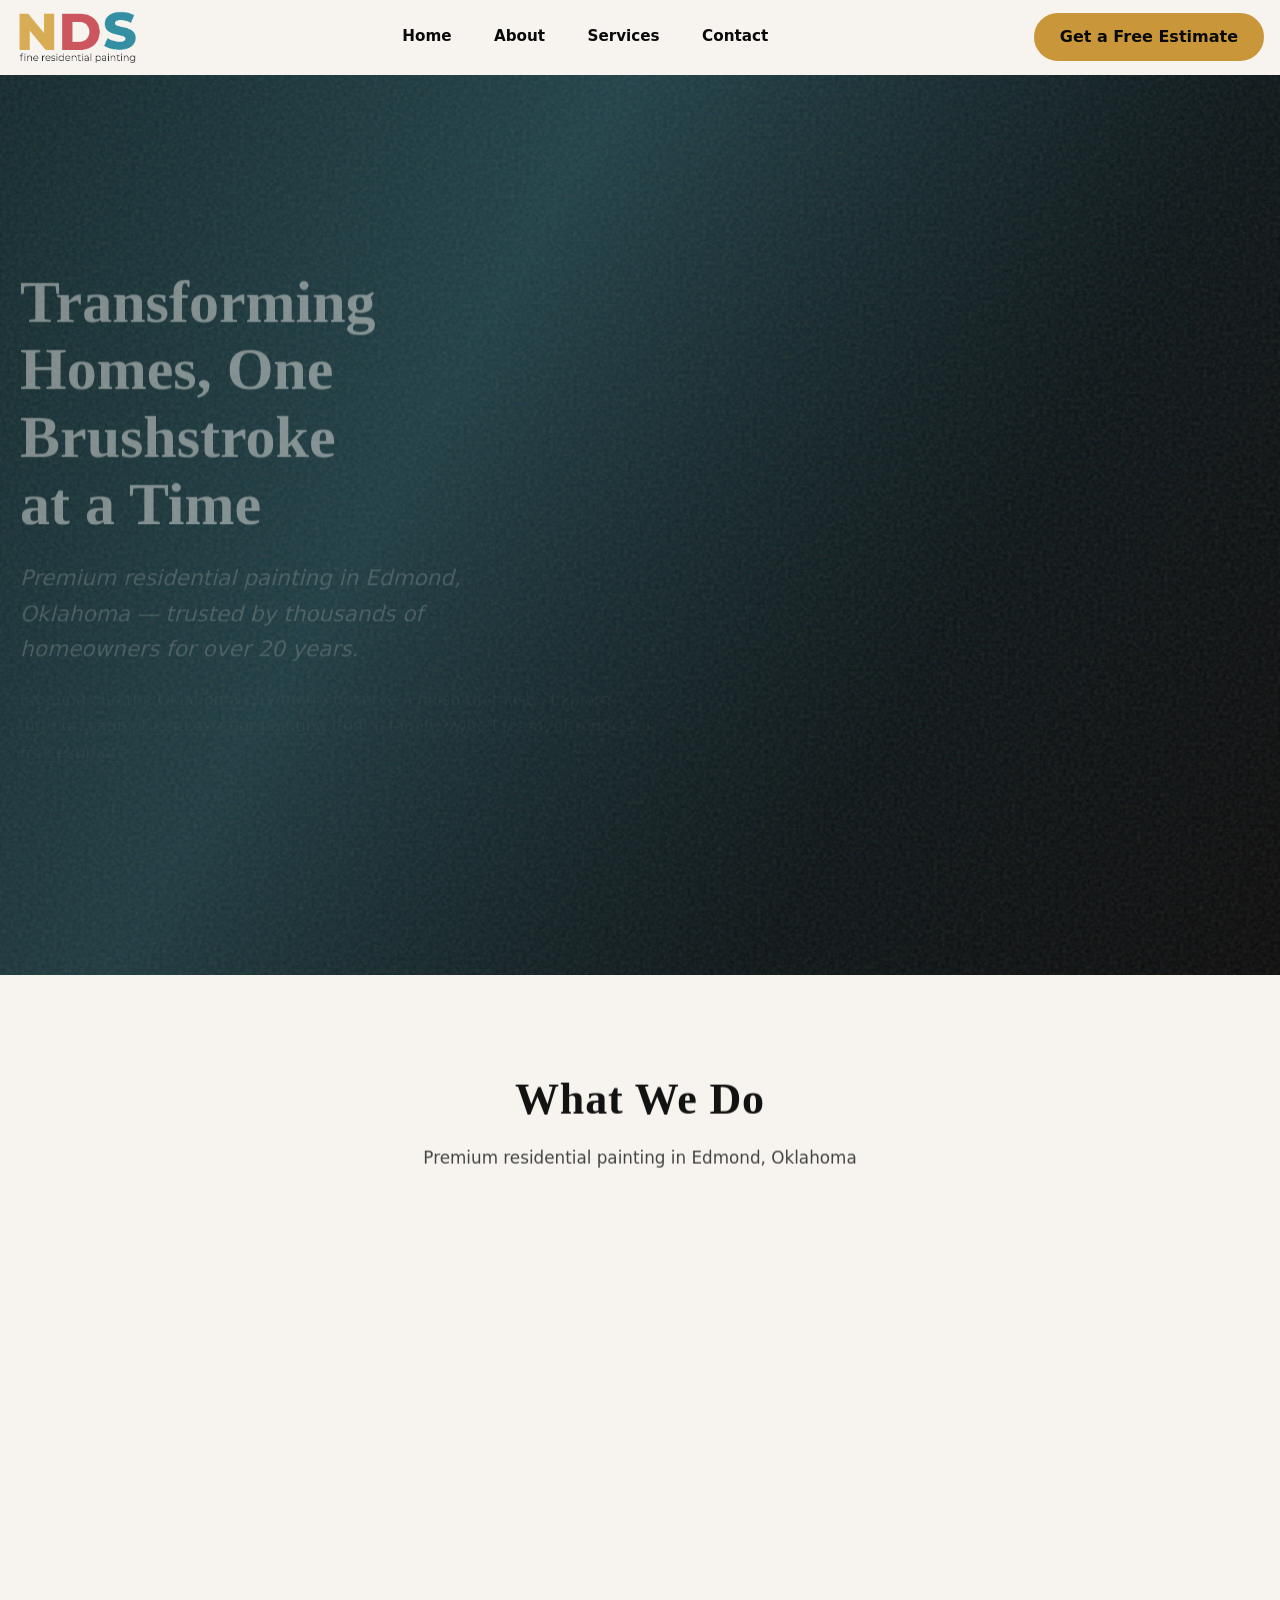
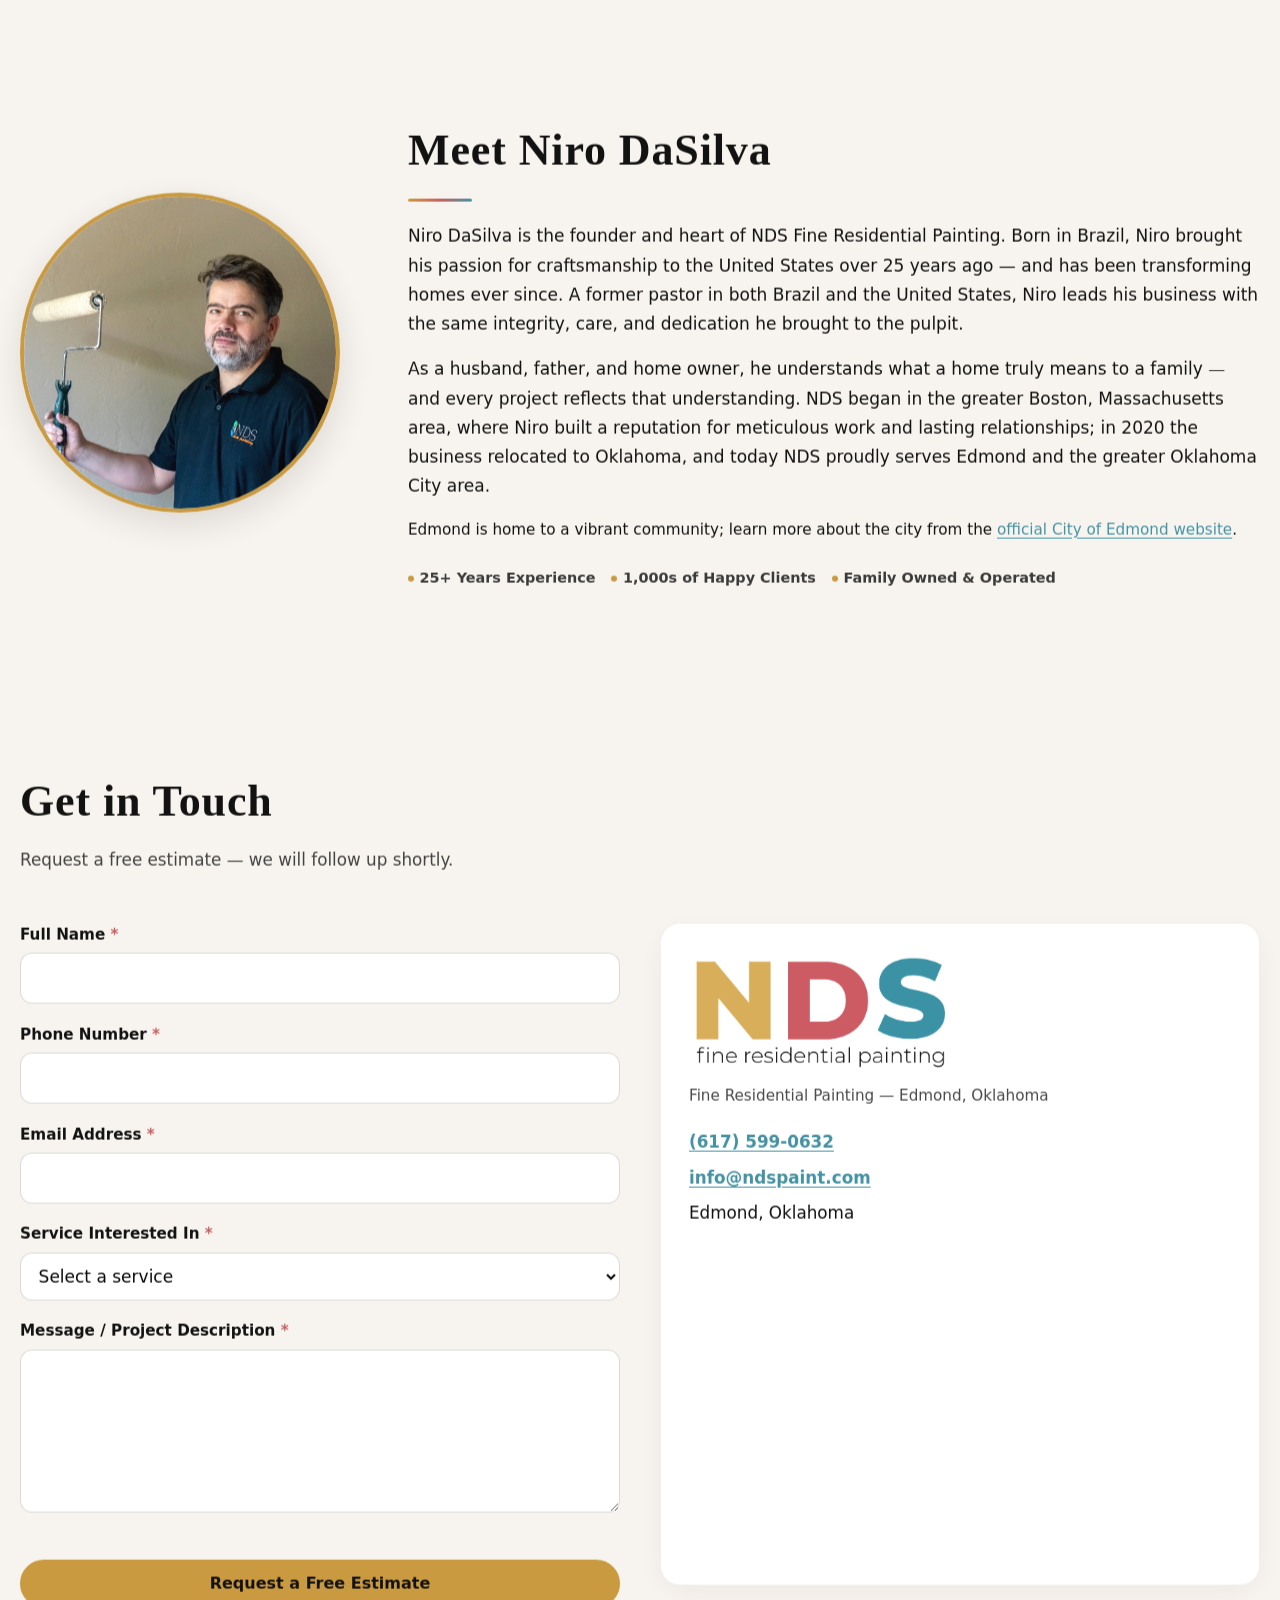
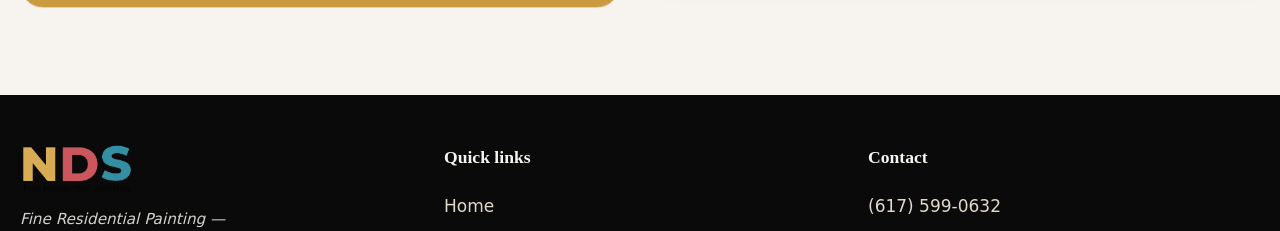
<file: index.html>
<!DOCTYPE html>
<html lang="en">
<head>
  <meta charset="utf-8">
  <meta http-equiv="refresh" content="0; url=site/index.html">
  <meta name="viewport" content="width=device-width, initial-scale=1">
  <title>NDS site — redirect</title>
</head>
<body>
  <p>If you are not redirected, <a href="site/index.html">open the NDS Fine Residential Painting site</a>.</p>
</body>
</html>
</file>
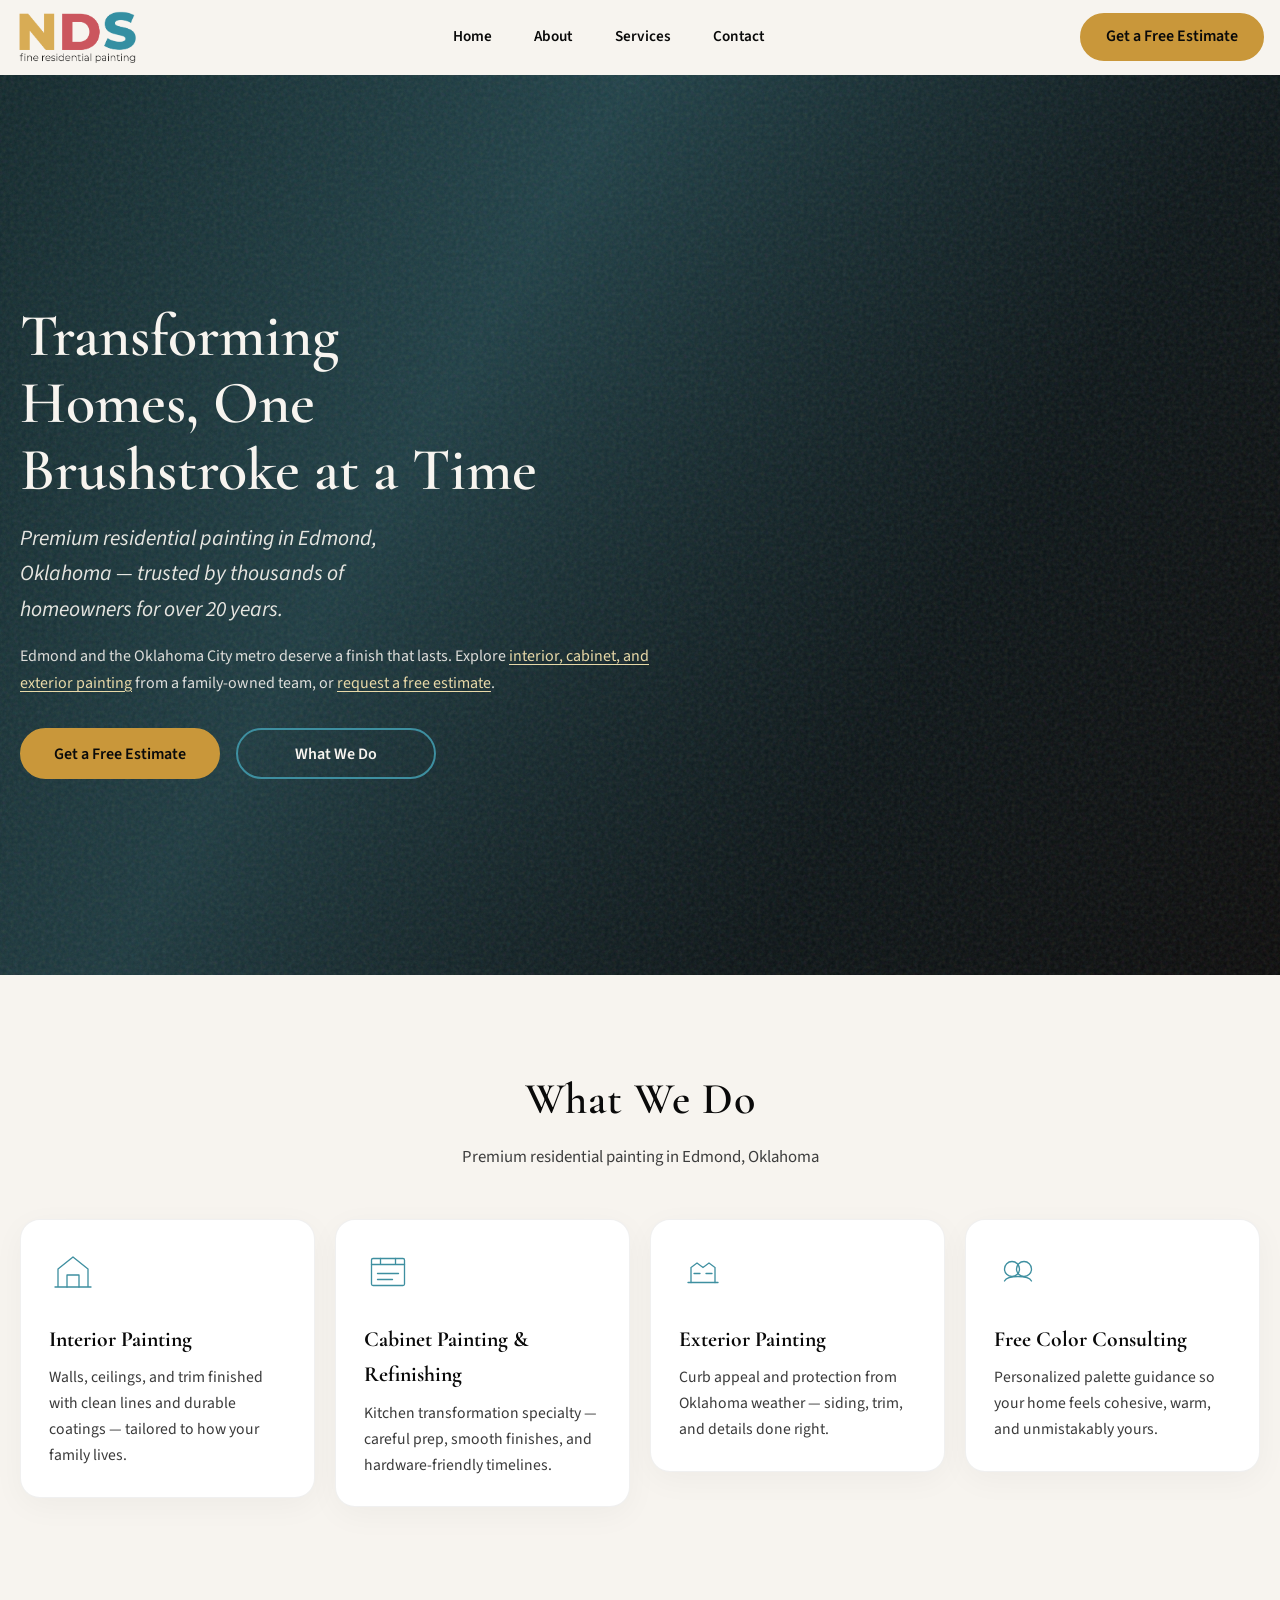
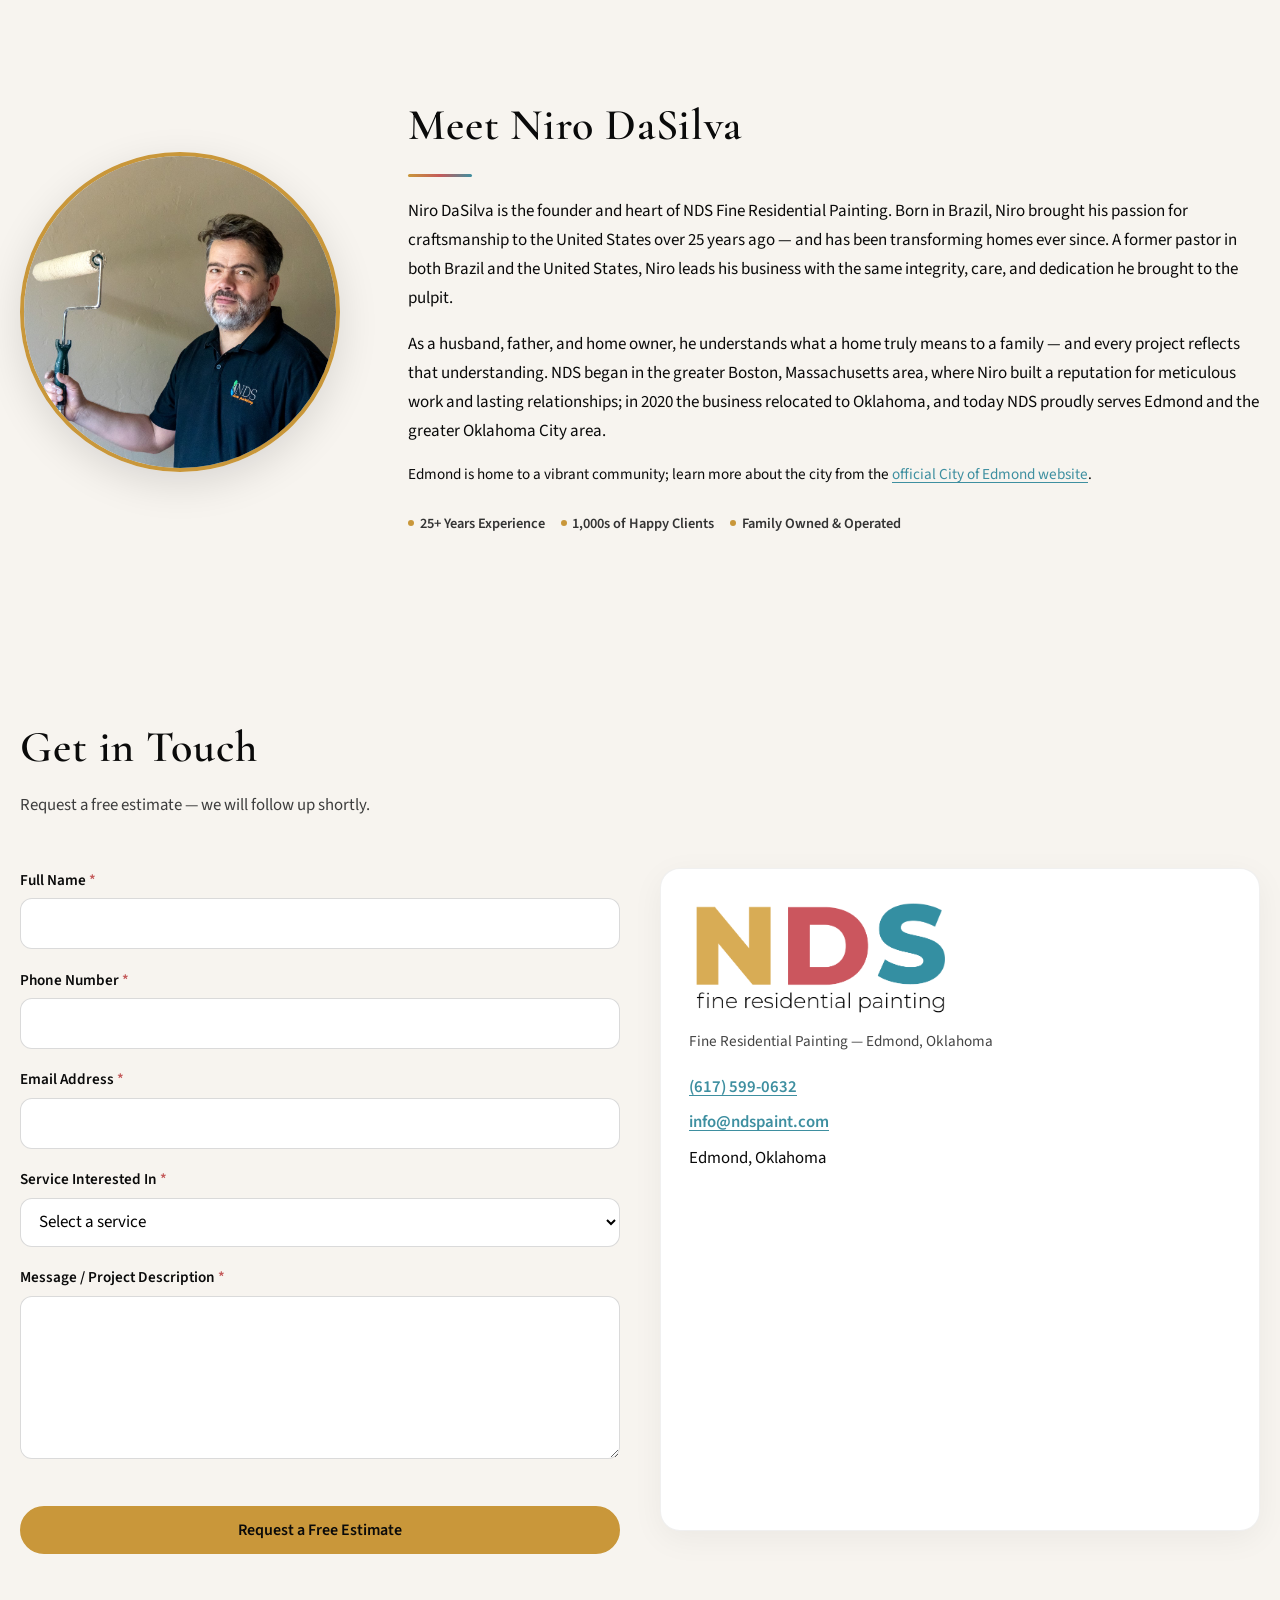
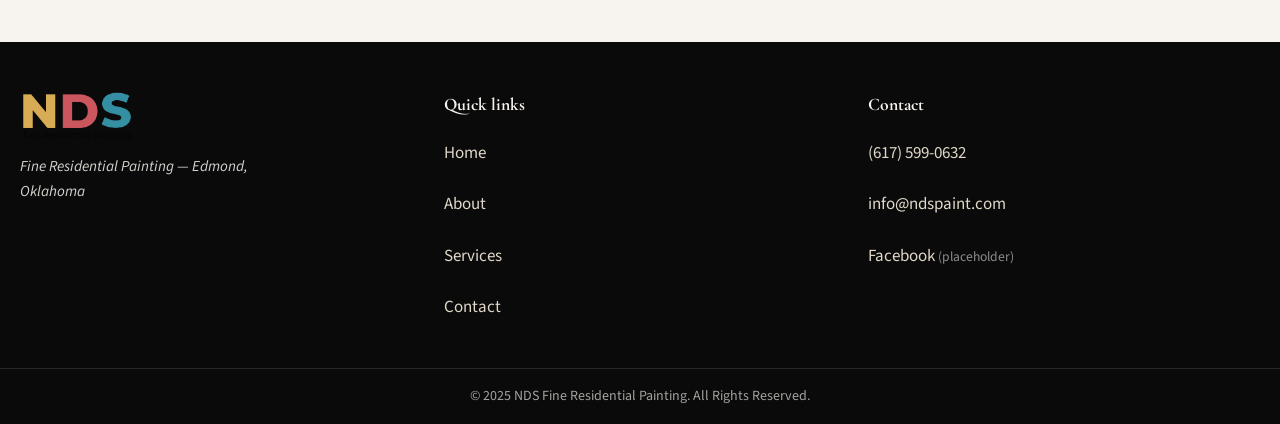
<file: site/index.html>
<!DOCTYPE html>
<html lang="en-US">
<head>
  <meta charset="utf-8">
  <meta name="viewport" content="width=device-width, initial-scale=1">
  <title>NDS Fine Residential Painting | Edmond, Oklahoma | Cabinet &amp; Interior Painting</title>
  <meta name="description" content="NDS Fine Residential Painting offers premium interior, exterior, and cabinet painting in Edmond, Oklahoma. Family owned, 20+ years experience. Free estimates.">
  <link rel="canonical" href="https://ndspaint.com/">
  <meta property="og:type" content="website">
  <meta property="og:url" content="https://ndspaint.com/">
  <meta property="og:title" content="NDS Fine Residential Painting | Edmond, Oklahoma">
  <meta property="og:description" content="Premium interior, exterior, and cabinet painting in Edmond, Oklahoma. Family owned, 20+ years experience. Free estimates.">
  <meta property="og:image" content="https://ndspaint.com/images/logo.png">
  <meta property="og:locale" content="en_US">
  <meta name="twitter:card" content="summary_large_image">
  <meta name="twitter:title" content="NDS Fine Residential Painting | Edmond, Oklahoma">
  <meta name="twitter:description" content="Premium interior, exterior, and cabinet painting in Edmond, Oklahoma. Family owned, 20+ years experience.">
  <meta name="twitter:image" content="https://ndspaint.com/images/logo.png">
  <meta name="theme-color" content="#0A0A0A">
  <link rel="preconnect" href="https://fonts.googleapis.com">
  <link rel="preconnect" href="https://fonts.gstatic.com" crossorigin>
  <link href="https://fonts.googleapis.com/css2?family=Cormorant+Garamond:ital,wght@0,500;0,600;0,700;1,500&family=Source+Sans+3:ital,wght@0,400;0,600;0,700;1,400&display=swap" rel="stylesheet">
  <link rel="stylesheet" href="styles.css">
  <script type="application/ld+json">
  {
    "@context": "https://schema.org",
    "@type": "HousePainter",
    "name": "NDS Fine Residential Painting",
    "description": "Premium residential interior, exterior, and cabinet painting. Founded in the greater Boston, Massachusetts area; relocated to Oklahoma in 2020. Family owned, now serving Edmond and the greater Oklahoma City area.",
    "url": "https://ndspaint.com/",
    "telephone": "+1-617-599-0632",
    "email": "info@ndspaint.com",
    "areaServed": [
      { "@type": "City", "name": "Edmond", "containedInPlace": { "@type": "State", "name": "Oklahoma" } },
      { "@type": "AdministrativeArea", "name": "Oklahoma City metropolitan area" }
    ],
    "address": {
      "@type": "PostalAddress",
      "addressLocality": "Edmond",
      "addressRegion": "OK",
      "addressCountry": "US"
    }
  }
  </script>
</head>
<body>
  <a class="skip-link" href="#main">Skip to main content</a>

  <header class="site-header" id="top">
    <nav class="nav" aria-label="Primary">
      <a class="nav__brand" href="#home">
        <img class="nav__logo" src="images/logo.png" width="420" height="195" alt="NDS Fine Residential Painting">
      </a>
      <ul class="nav__menu" id="navMenu">
        <li class="nav__menu-header">
          <span class="nav__menu-title" id="navMenuTitle">Menu</span>
          <button type="button" class="nav__menu-close" aria-label="Close menu">&times;</button>
        </li>
        <li><a class="nav__link" href="#home">Home</a></li>
        <li><a class="nav__link" href="#about">About</a></li>
        <li><a class="nav__link" href="#services">Services</a></li>
        <li><a class="nav__link" href="#contact">Contact</a></li>
        <li class="nav__menu-cta"><a class="btn btn--primary btn--small" href="#contact">Get a Free Estimate</a></li>
      </ul>
      <div class="nav__spacer" aria-hidden="true"></div>
      <div class="nav__backdrop" id="navBackdrop" hidden></div>
      <div class="nav__end">
        <button type="button" class="nav__toggle" id="navToggle" aria-expanded="false" aria-controls="navMenu" aria-label="Open menu">
          <span class="nav__toggle-bar" aria-hidden="true"></span>
          <span class="nav__toggle-bar" aria-hidden="true"></span>
          <span class="nav__toggle-bar" aria-hidden="true"></span>
        </button>
        <a class="btn btn--primary nav__cta" href="#contact" aria-label="Get a Free Estimate">
          <span class="nav__cta-label nav__cta-label--full" aria-hidden="true">Get a Free Estimate</span>
          <span class="nav__cta-label nav__cta-label--short" aria-hidden="true">Free estimate</span>
        </a>
      </div>
    </nav>
  </header>

  <main id="main">
    <section class="hero section section--dark" id="home" aria-labelledby="hero-heading">
      <div class="hero__bg" aria-hidden="true"></div>
      <div class="hero__inner container reveal">
        <h1 class="hero__title" id="hero-heading">Transforming Homes, One Brushstroke at a Time</h1>
        <p class="hero__subtitle">Premium residential painting in Edmond, Oklahoma — trusted by thousands of homeowners for over 20 years.</p>
        <p class="hero__lede">Edmond and the Oklahoma City metro deserve a finish that lasts. Explore <a href="#services">interior, cabinet, and exterior painting</a> from a family-owned team, or <a href="#contact">request a free estimate</a>.</p>
        <div class="hero__actions">
          <a class="btn btn--primary hero__btn" href="#contact">Get a Free Estimate</a>
          <a class="btn btn--outline hero__btn" href="#services">What We Do</a>
        </div>
      </div>
    </section>

    <section class="section section--cream" id="services" aria-labelledby="services-heading">
      <div class="container">
        <header class="section__header reveal">
          <h2 class="section__title" id="services-heading">What We Do</h2>
          <p class="section__kicker">Premium residential painting in Edmond, Oklahoma</p>
        </header>
        <div class="grid grid--services">
          <article class="card card--service reveal">
            <div class="card__icon" aria-hidden="true">
              <svg viewBox="0 0 64 64" width="48" height="48" fill="none" stroke="currentColor" stroke-width="1.75" stroke-linecap="round" stroke-linejoin="round"><path d="M8 52h48M12 52V28l20-16 20 16v24"/><path d="M24 52V36h16v16"/></svg>
            </div>
            <h3 class="card__title">Interior Painting</h3>
            <p class="card__text">Walls, ceilings, and trim finished with clean lines and durable coatings — tailored to how your family lives.</p>
          </article>
          <article class="card card--service reveal">
            <div class="card__icon" aria-hidden="true">
              <svg viewBox="0 0 64 64" width="48" height="48" fill="none" stroke="currentColor" stroke-width="1.75" stroke-linecap="round"><rect x="10" y="14" width="44" height="36" rx="2"/><path d="M10 22h44M22 14v8M42 14v8"/><path d="M18 34h28M18 42h20"/></svg>
            </div>
            <h3 class="card__title">Cabinet Painting &amp; Refinishing</h3>
            <p class="card__text">Kitchen transformation specialty — careful prep, smooth finishes, and hardware-friendly timelines.</p>
          </article>
          <article class="card card--service reveal">
            <div class="card__icon" aria-hidden="true">
              <svg viewBox="0 0 64 64" width="48" height="48" fill="none" stroke="currentColor" stroke-width="1.75" stroke-linecap="round"><path d="M12 46h40"/><path d="M16 46V26l8-6 8 6 8-6 8 6v20"/><path d="M20 34h8M36 34h8"/></svg>
            </div>
            <h3 class="card__title">Exterior Painting</h3>
            <p class="card__text">Curb appeal and protection from Oklahoma weather — siding, trim, and details done right.</p>
          </article>
          <article class="card card--service reveal">
            <div class="card__icon" aria-hidden="true">
              <svg viewBox="0 0 64 64" width="48" height="48" fill="none" stroke="currentColor" stroke-width="1.75" stroke-linecap="round"><circle cx="24" cy="28" r="10"/><circle cx="40" cy="28" r="10"/><path d="M14 44c4-8 32-8 36 0"/></svg>
            </div>
            <h3 class="card__title">Free Color Consulting</h3>
            <p class="card__text">Personalized palette guidance so your home feels cohesive, warm, and unmistakably yours.</p>
          </article>
        </div>
      </div>
    </section>

    <section class="section" id="about" aria-labelledby="about-heading">
      <div class="container about">
        <div class="about__media reveal">
          <img class="about__photo" src="images/owner.jpg" width="320" height="320" alt="Niro DaSilva of NDS Fine Residential Painting holding a paint roller">
        </div>
        <div class="about__content reveal">
          <h2 class="section__title section__title--left" id="about-heading">Meet Niro DaSilva</h2>
          <span class="about__accent" aria-hidden="true"></span>
          <p class="about__text">Niro DaSilva is the founder and heart of NDS Fine Residential Painting. Born in Brazil, Niro brought his passion for craftsmanship to the United States over 25 years ago — and has been transforming homes ever since. A former pastor in both Brazil and the United States, Niro leads his business with the same integrity, care, and dedication he brought to the pulpit.</p>
          <p class="about__text">As a husband, father, and home owner, he understands what a home truly means to a family — and every project reflects that understanding. NDS began in the greater Boston, Massachusetts area, where Niro built a reputation for meticulous work and lasting relationships; in 2020 the business relocated to Oklahoma, and today NDS proudly serves Edmond and the greater Oklahoma City area.</p>
          <p class="about__meta">Edmond is home to a vibrant community; learn more about the city from the <a href="https://www.edmondok.com/" rel="noopener noreferrer">official City of Edmond website</a>.</p>
          <ul class="about__badges" aria-label="Company highlights">
            <li>25+ Years Experience</li>
            <li>1,000s of Happy Clients</li>
            <li>Family Owned &amp; Operated</li>
          </ul>
        </div>
      </div>
    </section>

    <section class="section section--cream" id="contact" aria-labelledby="contact-heading">
      <div class="container contact">
        <header class="section__header section__header--left reveal">
          <h2 class="section__title" id="contact-heading">Get in Touch</h2>
          <p class="section__kicker">Request a free estimate — we will follow up shortly.</p>
        </header>
        <div class="contact__grid">
          <div class="contact__form-wrap reveal">
            <form class="form" id="contactForm">
              <div class="form__success" id="formSuccess" role="status" aria-live="polite" hidden>
                <p>Thank you! We’ll be in touch shortly.</p>
              </div>
              <div class="form__fields" id="formFields">
                <div class="form__row">
                  <label class="form__label" for="fullName">Full Name <span class="req" aria-hidden="true">*</span></label>
                  <input class="form__input" type="text" id="fullName" name="fullName" required autocomplete="name" minlength="2">
                </div>
                <div class="form__row">
                  <label class="form__label" for="phone">Phone Number <span class="req" aria-hidden="true">*</span></label>
                  <input class="form__input" type="tel" id="phone" name="phone" required autocomplete="tel">
                </div>
                <div class="form__row">
                  <label class="form__label" for="email">Email Address <span class="req" aria-hidden="true">*</span></label>
                  <input class="form__input" type="email" id="email" name="email" required autocomplete="email">
                </div>
                <div class="form__row">
                  <label class="form__label" for="service">Service Interested In <span class="req" aria-hidden="true">*</span></label>
                  <select class="form__input" id="service" name="service" required>
                    <option value="">Select a service</option>
                    <option value="interior">Interior</option>
                    <option value="exterior">Exterior</option>
                    <option value="cabinets">Cabinets</option>
                    <option value="color">Color Consulting</option>
                    <option value="other">Other</option>
                  </select>
                </div>
                <div class="form__row">
                  <label class="form__label" for="message">Message / Project Description <span class="req" aria-hidden="true">*</span></label>
                  <textarea class="form__input form__textarea" id="message" name="message" rows="5" required minlength="10"></textarea>
                </div>
                <button type="submit" class="btn btn--primary form__submit">Request a Free Estimate</button>
              </div>
            </form>
          </div>
          <aside class="contact__aside reveal" aria-labelledby="contact-aside-heading">
            <h3 class="visually-hidden" id="contact-aside-heading">Contact information</h3>
            <div class="contact__logo-block">
              <img src="images/logo.png" width="701" height="325" alt="NDS Fine Residential Painting logo">
              <p class="contact__tag">Fine Residential Painting — Edmond, Oklahoma</p>
            </div>
            <ul class="contact__list">
              <li><a href="tel:+16175990632">(617) 599-0632</a></li>
              <li><a href="mailto:info@ndspaint.com">info@ndspaint.com</a></li>
              <li>Edmond, Oklahoma</li>
            </ul>
            <div class="contact__map">
              <iframe title="Map of Edmond, Oklahoma" src="https://www.google.com/maps?q=Edmond%2C+Oklahoma&output=embed" width="600" height="280" style="border:0;" loading="lazy" referrerpolicy="no-referrer-when-downgrade"></iframe>
            </div>
          </aside>
        </div>
      </div>
    </section>
  </main>

  <footer class="site-footer">
    <div class="container site-footer__grid">
      <div class="site-footer__col">
        <img class="site-footer__logo" src="images/logo.png" width="420" height="195" alt="" aria-hidden="true">
        <p class="site-footer__tagline">Fine Residential Painting — Edmond, Oklahoma</p>
      </div>
      <div class="site-footer__col">
        <h3 class="site-footer__heading">Quick links</h3>
        <ul class="site-footer__links">
          <li><a href="#home">Home</a></li>
          <li><a href="#about">About</a></li>
          <li><a href="#services">Services</a></li>
          <li><a href="#contact">Contact</a></li>
        </ul>
      </div>
      <div class="site-footer__col">
        <h3 class="site-footer__heading">Contact</h3>
        <ul class="site-footer__links">
          <li><a href="tel:+16175990632">(617) 599-0632</a></li>
          <li><a href="mailto:info@ndspaint.com">info@ndspaint.com</a></li>
          <li><a href="https://www.facebook.com/" rel="noopener noreferrer">Facebook</a> <span class="muted">(placeholder)</span></li>
        </ul>
      </div>
    </div>
    <div class="site-footer__bar">
      <div class="container">
        <p>© 2025 NDS Fine Residential Painting. All Rights Reserved.</p>
      </div>
    </div>
  </footer>

  <script src="script.js" defer></script>
</body>
</html>
</file>
<file: site/styles.css>
:root {
  --gold: #C9973A;
  --rose: #C45A5A;
  --teal: #3E8FA0;
  --black: #0A0A0A;
  --cream: #F7F4EF;
  --font-display: "Cormorant Garamond", Georgia, "Times New Roman", serif;
  --font-body: "Source Sans 3", system-ui, sans-serif;
  --shadow-nav: 0 4px 24px rgba(10, 10, 10, 0.08);
  --radius: 12px;
  --radius-lg: 20px;
  --container: min(1200px, 100% - 2rem);
  --transition: 0.25s ease;
}

@media (min-width: 1280px) {
  :root {
    --container: min(1240px, 100% - 2.5rem);
  }
}

*,
*::before,
*::after {
  box-sizing: border-box;
}

html {
  scroll-behavior: smooth;
}

@media (prefers-reduced-motion: reduce) {
  html {
    scroll-behavior: auto;
  }

  *,
  *::before,
  *::after {
    animation-duration: 0.01ms !important;
    animation-iteration-count: 1 !important;
    transition-duration: 0.01ms !important;
  }
}

body {
  margin: 0;
  font-family: var(--font-body);
  font-size: 1.0625rem;
  line-height: 1.65;
  color: var(--black);
  background: var(--cream);
}

img {
  max-width: 100%;
  height: auto;
  display: block;
}

a {
  color: var(--teal);
  text-underline-offset: 3px;
}

a:hover {
  color: var(--rose);
}

:focus-visible {
  outline: 3px solid var(--gold);
  outline-offset: 2px;
}

.visually-hidden {
  position: absolute;
  width: 1px;
  height: 1px;
  padding: 0;
  margin: -1px;
  overflow: hidden;
  clip: rect(0, 0, 0, 0);
  white-space: nowrap;
  border: 0;
}

.skip-link {
  position: absolute;
  left: 1rem;
  top: -100px;
  z-index: 1000;
  padding: 0.75rem 1.25rem;
  background: var(--gold);
  color: var(--black);
  font-weight: 600;
  border-radius: var(--radius);
  text-decoration: none;
}

.skip-link:focus {
  top: 1rem;
}

.container {
  width: var(--container);
  margin-inline: auto;
}

main section[id] {
  scroll-margin-top: 4.75rem;
}

@media (min-width: 768px) {
  main section[id] {
    scroll-margin-top: 5.25rem;
  }
}

.section {
  padding-block: clamp(3rem, 8vw, 5.5rem);
}

@media (max-width: 767px) {
  .section {
    padding-block: clamp(2.25rem, 6vw, 3.25rem);
  }

  .section__header {
    margin-bottom: clamp(1.25rem, 4vw, 2rem);
  }
}

.section--cream {
  background: var(--cream);
}

.section--dark {
  color: var(--cream);
}

.section__header {
  text-align: center;
  max-width: 42rem;
  margin-inline: auto;
  margin-bottom: clamp(2rem, 5vw, 3rem);
}

.section__header--left {
  text-align: left;
  margin-inline: 0;
}

.section__title {
  font-family: var(--font-display);
  font-size: clamp(2rem, 4.5vw, 2.75rem);
  font-weight: 600;
  margin: 0 0 0.5rem;
  letter-spacing: 0.02em;
}

.section__title--left {
  text-align: left;
}

.section__kicker {
  margin: 0;
  font-size: 1.05rem;
  color: #3d3d3d;
}

.section--dark .section__kicker {
  color: rgba(247, 244, 239, 0.85);
}

h3 {
  font-family: var(--font-display);
  font-size: 1.35rem;
  margin: 0 0 0.5rem;
}

/* ----- Header / Nav ----- */
.site-header {
  position: sticky;
  top: 0;
  z-index: 900;
  /* No backdrop-filter: it can trap position:fixed #navMenu inside this short header. */
  background: rgba(247, 244, 239, 0.97);
  overflow: visible;
  transition: box-shadow var(--transition), background var(--transition);
}

.site-header.is-scrolled {
  background: rgba(247, 244, 239, 0.985);
  box-shadow: var(--shadow-nav);
}

.nav {
  display: flex;
  align-items: center;
  justify-content: flex-start;
  gap: 0.65rem 1rem;
  max-width: 1280px;
  margin-inline: auto;
  padding: 0.5rem 1rem;
  min-height: 3.75rem;
  overflow: visible;
}

.nav__spacer {
  display: none;
}

.nav__end {
  display: flex;
  align-items: center;
  gap: 0.45rem;
  flex-shrink: 0;
}

.nav__brand {
  display: flex;
  align-items: center;
  text-decoration: none;
  color: inherit;
  min-height: 44px;
  min-width: 44px;
}

.nav__brand:hover {
  color: inherit;
}

.nav__logo {
  flex-shrink: 0;
  height: 44px;
  width: auto;
  max-width: min(200px, calc(100vw - 11.5rem));
  object-fit: contain;
  display: block;
}

@media (min-width: 480px) {
  .nav__logo {
    height: 44px;
    max-width: min(260px, calc(100vw - 6rem));
  }

  .nav {
    min-height: 4rem;
  }
}

@media (min-width: 768px) {
  .nav__logo {
    height: 48px;
    max-width: min(280px, 38vw);
  }

  .nav {
    min-height: 4.25rem;
    padding-block: 0.55rem 0.65rem;
  }
}

@media (min-width: 1024px) {
  .nav__logo {
    height: 52px;
    max-width: min(300px, 32vw);
  }

  .nav {
    min-height: 4.5rem;
  }
}

@media (min-width: 1280px) {
  .nav__logo {
    height: 56px;
    max-width: 320px;
  }

  .nav {
    min-height: 4.65rem;
  }
}

.nav__toggle {
  display: flex;
  flex-direction: column;
  justify-content: center;
  gap: 6px;
  width: 44px;
  height: 44px;
  padding: 0;
  border: 0;
  background: transparent;
  cursor: pointer;
  position: relative;
  z-index: 905;
}

.nav__toggle-bar {
  display: block;
  width: 24px;
  height: 2px;
  background: var(--black);
  margin-inline: auto;
  transition: transform var(--transition), opacity var(--transition);
}

.nav.is-open .nav__toggle-bar:nth-child(1) {
  transform: translateY(8px) rotate(45deg);
}

.nav.is-open .nav__toggle-bar:nth-child(2) {
  opacity: 0;
}

.nav.is-open .nav__toggle-bar:nth-child(3) {
  transform: translateY(-8px) rotate(-45deg);
}

.nav__backdrop {
  position: fixed;
  inset: 0;
  background: rgba(10, 10, 10, 0.45);
  z-index: 920;
}

.nav__menu {
  list-style: none;
  margin: 0;
  padding: 5rem 2rem 2rem;
  display: flex;
  flex-direction: column;
  align-items: center;
  gap: 0.25rem;
  position: fixed;
  inset: 0;
  width: 100%;
  max-width: 100vw;
  background: var(--cream);
  z-index: 930;
  transform: translateX(100%);
  transition: transform 0.3s ease;
  overflow-y: auto;
  overflow-x: hidden;
  pointer-events: none;
}

.nav__menu-header {
  display: none;
}

.nav__menu-title {
  font-family: var(--font-display);
  font-size: 1.35rem;
  font-weight: 600;
  color: var(--black);
}

.nav__menu-close {
  display: flex;
  align-items: center;
  justify-content: center;
  width: 48px;
  height: 48px;
  padding: 0;
  border: 0;
  border-radius: 50%;
  background: rgba(10, 10, 10, 0.06);
  color: var(--black);
  font-size: 1.75rem;
  line-height: 1;
  cursor: pointer;
}

.nav__menu-close:hover {
  background: rgba(10, 10, 10, 0.1);
}

@media (max-width: 1023px) {
  .nav__spacer {
    display: block;
    flex: 1 1 auto;
    min-width: 0.5rem;
    height: 1px;
  }

  .nav__menu {
    padding: max(0.75rem, env(safe-area-inset-top, 0px)) 1.25rem 2rem;
    align-items: stretch;
    justify-content: flex-start;
    gap: 0.35rem;
    z-index: 1100;
  }

  .nav__menu-header {
    display: flex;
    align-items: center;
    justify-content: space-between;
    width: 100%;
    max-width: 22rem;
    margin-inline: auto;
    margin-bottom: 0.75rem;
    padding-bottom: 1rem;
    border-bottom: 1px solid rgba(10, 10, 10, 0.1);
    list-style: none;
  }

  .nav__menu > li:not(.nav__menu-header) {
    width: 100%;
    max-width: 22rem;
    margin-inline: auto;
  }

  .nav__menu-cta {
    margin-top: 0.75rem;
    max-width: 22rem;
    width: 100%;
    margin-inline: auto;
  }

  .nav__end .nav__cta {
    font-size: 0.8125rem;
    padding: 0.5rem 0.85rem;
    min-height: 44px;
    white-space: normal;
    max-width: 11rem;
    line-height: 1.25;
  }
}

@media (max-width: 380px) {
  .nav__end .nav__cta {
    font-size: 0.75rem;
    padding: 0.45rem 0.65rem;
  }
}

.nav.is-open .nav__menu {
  transform: translateX(0);
  pointer-events: auto;
}

@media (max-width: 1023px) {
  .nav.is-open .nav__menu {
    box-shadow: -8px 0 32px rgba(10, 10, 10, 0.12);
  }
}

.nav__link {
  display: flex;
  align-items: center;
  justify-content: center;
  min-height: 48px;
  padding: 0.5rem 1.25rem;
  font-weight: 600;
  text-decoration: none;
  color: var(--black);
  font-size: 1.25rem;
}

.nav__link:hover {
  color: var(--teal);
}

@media (max-width: 1023px) {
  .nav__menu .nav__link {
    font-size: 1.1rem;
    min-height: 48px;
    width: 100%;
    justify-content: center;
    border-radius: var(--radius);
  }
}

.nav__menu-cta {
  margin-top: 1rem;
  width: 100%;
  max-width: 280px;
}

.nav__cta {
  display: inline-flex;
  align-items: center;
  justify-content: center;
  text-decoration: none;
  line-height: 1.2;
}

.nav__cta-label--short {
  display: none;
}

@media (max-width: 540px) {
  .nav__cta-label--full {
    display: none;
  }

  .nav__cta-label--short {
    display: inline;
  }

  .nav__end .nav__cta {
    padding: 0.5rem 0.7rem;
    font-size: 0.8125rem;
  }
}

@media (min-width: 1024px) {
  .nav__toggle {
    display: none;
  }

  .nav__backdrop {
    display: none !important;
  }

  .nav__menu {
    position: static;
    flex: 1 1 0;
    min-width: 0;
    flex-direction: row;
    align-items: center;
    justify-content: center;
    padding: 0;
    transform: none !important;
    background: transparent;
    gap: 0.15rem;
    overflow: visible;
    width: auto;
    max-width: none;
    margin: 0;
    pointer-events: auto;
    z-index: auto;
    box-shadow: none;
  }

  .nav__menu-header {
    display: none !important;
  }

  .nav__link {
    font-size: 0.95rem;
    min-height: 44px;
    width: auto;
    border-radius: 0;
  }

  .nav__menu > li:not(.nav__menu-header) {
    width: auto;
    max-width: none;
    margin-inline: 0;
  }

  .nav__menu-cta {
    display: none;
  }

  .nav__end .nav__cta {
    font-size: 1rem;
    padding: 0.65rem 1.5rem;
    max-width: none;
    white-space: normal;
  }
}

/* ----- Buttons ----- */
.btn {
  display: inline-flex;
  align-items: center;
  justify-content: center;
  min-height: 48px;
  padding: 0.65rem 1.5rem;
  font-family: var(--font-body);
  font-weight: 600;
  font-size: 1rem;
  text-decoration: none;
  border-radius: 999px;
  border: 2px solid transparent;
  cursor: pointer;
  white-space: normal;
  text-align: center;
  transition: background var(--transition), color var(--transition), border-color var(--transition), transform 0.15s ease;
}

.btn:active {
  transform: scale(0.98);
}

.btn--primary {
  background: var(--gold);
  color: var(--black);
  border-color: var(--gold);
}

.btn--primary:hover {
  background: #b88732;
  border-color: #b88732;
  color: var(--black);
}

.btn--outline {
  background: transparent;
  color: var(--cream);
  border-color: var(--teal);
}

.btn--outline:hover {
  background: rgba(62, 143, 160, 0.2);
  color: var(--cream);
}

.btn--small {
  min-height: 44px;
  font-size: 0.95rem;
  width: 100%;
}

.section--cream .btn--outline {
  color: var(--teal);
  border-color: var(--teal);
}

.section--cream .btn--outline:hover {
  background: rgba(62, 143, 160, 0.12);
  color: var(--black);
}

/* ----- Hero ----- */
.hero {
  position: relative;
  display: flex;
  align-items: center;
  min-height: 100vh;
  min-height: 100dvh;
  padding-block: 6rem 4rem;
  overflow: hidden;
}

@media (max-width: 767px) {
  .hero.section {
    min-height: 0;
    padding-block: clamp(2.75rem, 8vh, 3.75rem) clamp(1.5rem, 4vh, 2.25rem);
  }

  .hero__lede {
    margin-bottom: 1.25rem;
  }

  .hero__actions {
    flex-direction: column;
    align-items: stretch;
    width: 100%;
    max-width: 22rem;
  }

  .hero__btn {
    width: 100%;
    min-width: 0;
    white-space: normal;
    text-align: center;
    padding-inline: 1rem;
  }
}

.hero__bg {
  position: absolute;
  inset: 0;
  background:
    linear-gradient(145deg, rgba(10, 10, 10, 0.55) 0%, rgba(10, 10, 10, 0.75) 100%),
    linear-gradient(120deg, #1a4a52 0%, var(--teal) 35%, #0d2830 70%, var(--black) 100%);
}

.hero__bg::after {
  content: "";
  position: absolute;
  inset: 0;
  opacity: 0.12;
  background-image: url("data:image/svg+xml,%3Csvg viewBox='0 0 256 256' xmlns='http://www.w3.org/2000/svg'%3E%3Cfilter id='n'%3E%3CfeTurbulence type='fractalNoise' baseFrequency='0.9' numOctaves='4' stitchTiles='stitch'/%3E%3C/filter%3E%3Crect width='100%25' height='100%25' filter='url(%23n)'/%3E%3C/svg%3E");
  pointer-events: none;
}

.hero__inner {
  position: relative;
  z-index: 1;
}

.hero__title {
  font-family: var(--font-display);
  font-size: clamp(2.35rem, 6vw, 3.75rem);
  font-weight: 600;
  line-height: 1.12;
  margin: 0 0 1rem;
  max-width: 18ch;
  text-wrap: balance;
}

.hero__subtitle {
  font-size: clamp(1.1rem, 2.2vw, 1.35rem);
  font-style: italic;
  margin: 0 0 1rem;
  max-width: 36ch;
  color: rgba(247, 244, 239, 0.92);
}

.hero__lede {
  margin: 0 0 2rem;
  max-width: 40rem;
  color: rgba(247, 244, 239, 0.88);
  font-size: 1rem;
}

.hero__lede a {
  color: #e8d9a8;
}

.hero__lede a:hover {
  color: #fff;
}

.hero__actions {
  display: flex;
  flex-wrap: wrap;
  gap: 1rem;
}

.hero__btn {
  min-width: min(100%, 200px);
}

@media (min-width: 480px) {
  .hero__btn {
    min-width: 200px;
  }
}

@keyframes heroIn {
  from {
    opacity: 0;
    transform: translateY(24px);
  }
  to {
    opacity: 1;
    transform: translateY(0);
  }
}

@media (prefers-reduced-motion: no-preference) {
  .hero__inner > * {
    animation: heroIn 0.85s ease backwards;
  }

  .hero__title {
    animation-delay: 0.08s;
  }

  .hero__subtitle {
    animation-delay: 0.18s;
  }

  .hero__lede {
    animation-delay: 0.26s;
  }

  .hero__actions {
    animation-delay: 0.34s;
  }
}

/* ----- Reveal on scroll ----- */
.reveal {
  opacity: 0;
  transform: translateY(18px);
  transition: opacity 0.65s ease, transform 0.65s ease;
}

.reveal.is-visible {
  opacity: 1;
  transform: none;
}

@media (max-width: 767px) {
  .hero .reveal,
  .section__header.reveal,
  .card--service.reveal,
  .gallery__item.reveal,
  .testimonial.reveal,
  .about__media.reveal,
  .about__content.reveal,
  .contact__form-wrap.reveal,
  .contact__aside.reveal {
    opacity: 1;
    transform: none;
    transition: none;
  }
}

@media (prefers-reduced-motion: reduce) {
  .reveal {
    opacity: 1;
    transform: none;
  }
}

/* ----- Services grid ----- */
.grid--services {
  display: grid;
  gap: 1.25rem;
  align-items: start;
}

@media (min-width: 768px) {
  .grid--services {
    grid-template-columns: repeat(2, 1fr);
  }
}

@media (min-width: 1024px) {
  .grid--services {
    grid-template-columns: repeat(4, 1fr);
  }
}

.card {
  background: #fff;
  border-radius: var(--radius-lg);
  padding: 1.75rem;
  border: 1px solid rgba(10, 10, 10, 0.06);
  box-shadow: 0 8px 32px rgba(10, 10, 10, 0.04);
  transition: transform var(--transition), box-shadow var(--transition), border-color var(--transition);
}

@media (max-width: 767px) {
  .card--service {
    padding: 1.25rem 1.35rem;
  }
}

.card--service:hover {
  transform: translateY(-6px);
  border-color: var(--gold);
  box-shadow: 0 16px 40px rgba(10, 10, 10, 0.08);
}

.card__icon {
  color: var(--teal);
  margin-bottom: 1rem;
}

.card__title {
  color: var(--black);
  font-size: 1.35rem;
}

.card__text {
  margin: 0;
  color: #3a3a3a;
  font-size: 0.98rem;
}

/* ----- About ----- */
.about {
  display: grid;
  gap: 2.5rem;
  align-items: center;
  padding-top: 0.35rem;
}

@media (min-width: 768px) {
  .about {
    grid-template-columns: minmax(240px, 340px) 1fr;
    gap: 3rem;
  }
}

.about__media {
  justify-self: center;
}

@media (max-width: 767px) {
  .about {
    gap: 1.75rem;
    padding-top: 0.75rem;
  }

  .about__media {
    margin-top: 0.25rem;
  }

  .about__content,
  .about__meta {
    text-align: left;
  }
}

.about__photo {
  width: min(100%, 320px);
  aspect-ratio: 1;
  object-fit: cover;
  border-radius: 50%;
  border: 4px solid var(--gold);
  box-shadow: 0 12px 40px rgba(10, 10, 10, 0.12);
}

.about__accent {
  display: block;
  width: 4rem;
  height: 3px;
  background: linear-gradient(90deg, var(--gold), var(--rose), var(--teal));
  margin: 0.75rem 0 1.25rem;
  border-radius: 2px;
}

.about__text {
  margin: 0 0 1rem;
  line-height: 1.72;
}

.about__meta {
  font-size: 0.95rem;
  margin: 0 0 1.5rem;
}

.about__badges {
  list-style: none;
  margin: 0;
  padding: 0;
  display: flex;
  flex-wrap: wrap;
  gap: 0.5rem 1rem;
  font-weight: 600;
  font-size: 0.9rem;
  color: #333;
  justify-content: flex-start;
}

.about__badges li {
  display: inline-flex;
  align-items: center;
  gap: 0.35rem;
}

.about__badges li::before {
  content: "";
  width: 6px;
  height: 6px;
  border-radius: 50%;
  background: var(--gold);
}

/* ----- Gallery ----- */
.gallery {
  display: grid;
  gap: 1rem;
  grid-template-columns: 1fr;
}

@media (max-width: 767px) {
  .gallery {
    gap: 0.65rem;
  }
}

@media (min-width: 768px) {
  .gallery {
    grid-template-columns: repeat(2, 1fr);
  }
}

@media (min-width: 1024px) {
  .gallery {
    grid-template-columns: repeat(3, 1fr);
  }
}

.gallery__item {
  position: relative;
  padding: 0;
  border: 0;
  border-radius: var(--radius);
  overflow: hidden;
  cursor: pointer;
  background: #ddd;
  aspect-ratio: 4 / 3;
}

@media (max-width: 767px) {
  .gallery__item {
    aspect-ratio: 16 / 9;
    max-height: 14rem;
  }
}

.gallery__item img {
  width: 100%;
  height: 100%;
  object-fit: cover;
  transition: transform 0.4s ease;
}

.gallery__item:hover img,
.gallery__item:focus-visible img {
  transform: scale(1.04);
}

.gallery__item:focus-visible {
  outline-offset: 4px;
}

/* ----- Testimonials ----- */
.testimonials {
  display: flex;
  gap: 1rem;
  overflow-x: auto;
  scroll-snap-type: x mandatory;
  padding-bottom: 0.5rem;
  scrollbar-color: var(--gold) var(--cream);
}

.testimonials:focus-visible {
  outline-offset: 4px;
}

.testimonial {
  flex: 0 0 min(100%, 340px);
  scroll-snap-align: start;
  min-height: 100%;
}

@media (min-width: 768px) {
  .testimonials {
    display: grid;
    grid-template-columns: repeat(3, 1fr);
    overflow: visible;
    scroll-snap-type: none;
  }

  .testimonial {
    flex: none;
  }
}

.testimonial__stars {
  margin: 0 0 0.75rem;
  color: var(--gold);
  letter-spacing: 0.15em;
  font-size: 1rem;
}

.testimonial__quote {
  margin: 0;
}

.testimonial__quote p {
  margin: 0;
  font-style: italic;
}

.testimonial__cite {
  margin: 1rem 0 0;
  font-weight: 600;
  font-size: 0.95rem;
}

/* ----- Contact ----- */
.contact__grid {
  display: grid;
  gap: 2.5rem;
}

.contact__form-wrap {
  min-width: 0;
}

@media (max-width: 767px) {
  .contact__grid {
    gap: 2rem;
  }
}

@media (min-width: 768px) {
  .contact__grid {
    grid-template-columns: 1fr 1fr;
    align-items: start;
  }
}

.form__row {
  margin-bottom: 1.15rem;
}

@media (max-width: 767px) {
  .form__row {
    margin-bottom: 1.35rem;
  }
}

.form__label {
  display: block;
  font-weight: 600;
  margin-bottom: 0.35rem;
  font-size: 0.95rem;
}

.req {
  color: var(--rose);
}

.form__input {
  width: 100%;
  min-height: 48px;
  padding: 0.65rem 0.85rem;
  font: inherit;
  border: 1px solid rgba(10, 10, 10, 0.15);
  border-radius: var(--radius);
  background: #fff;
  transition: border-color var(--transition), box-shadow var(--transition);
}

.form__textarea {
  min-height: 140px;
  resize: vertical;
}

.form__input:focus-visible {
  border-color: var(--gold);
  box-shadow: 0 0 0 3px rgba(201, 151, 58, 0.25);
  outline: none;
}

.form__submit {
  width: 100%;
  margin-top: 1.25rem;
  border: 2px solid var(--gold);
}

.form__success {
  padding: 1.25rem;
  background: rgba(62, 143, 160, 0.12);
  border: 1px solid var(--teal);
  border-radius: var(--radius);
  font-weight: 600;
}

.form__success p {
  margin: 0;
}

.contact__aside {
  background: #fff;
  border-radius: var(--radius-lg);
  padding: 1.75rem;
  border: 1px solid rgba(10, 10, 10, 0.06);
  box-shadow: 0 8px 32px rgba(10, 10, 10, 0.05);
  min-width: 0;
}

@media (max-width: 767px) {
  .contact__aside {
    margin-top: 0.25rem;
    padding: 1.35rem 1.25rem;
  }
}

.contact__logo-block {
  margin-bottom: 1.25rem;
}

.contact__logo-block img {
  max-width: 100%;
  width: auto;
  height: auto;
  max-height: 120px;
  object-fit: contain;
}

@media (max-width: 767px) {
  .contact__logo-block img {
    max-height: 56px;
  }
}

.contact__tag {
  margin: 0.75rem 0 0;
  font-size: 0.95rem;
  color: #444;
}

.contact__list {
  list-style: none;
  margin: 0 0 1.5rem;
  padding: 0;
  font-size: 1.05rem;
}

.contact__list li {
  margin-bottom: 0.5rem;
}

.contact__list a {
  font-weight: 600;
}

.contact__map {
  margin-top: 1rem;
  width: 100%;
  border-radius: var(--radius);
  overflow: hidden;
}

.contact__map iframe {
  display: block;
  width: 100%;
  max-width: 100%;
  height: auto;
  min-height: 200px;
  aspect-ratio: 16 / 9;
  border-radius: var(--radius);
}

@media (min-width: 768px) {
  .contact__map iframe {
    min-height: 220px;
  }
}

/* ----- Footer ----- */
.site-footer {
  background: var(--black);
  color: rgba(247, 244, 239, 0.85);
  padding-block: 3rem 0;
}

.site-footer a {
  color: #e0d8c8;
}

.site-footer a:hover {
  color: var(--gold);
}

.site-footer__grid {
  display: grid;
  gap: 2rem;
  padding-bottom: 2rem;
}

@media (min-width: 768px) {
  .site-footer__grid {
    grid-template-columns: repeat(3, 1fr);
  }
}

.site-footer__logo {
  margin-bottom: 0.75rem;
  height: 52px;
  width: auto;
  max-width: 200px;
  object-fit: contain;
}

.site-footer__tagline {
  font-style: italic;
  margin: 0;
  max-width: 16rem;
  font-size: 0.95rem;
}

.site-footer__heading {
  font-family: var(--font-display);
  font-size: 1.1rem;
  margin: 0 0 0.75rem;
  color: var(--cream);
}

.site-footer__links {
  list-style: none;
  margin: 0;
  padding: 0;
}

.site-footer__links li {
  margin-bottom: 0.45rem;
}

.site-footer__links a {
  text-decoration: none;
  min-height: 44px;
  display: inline-flex;
  align-items: center;
}

.muted {
  opacity: 0.65;
  font-size: 0.85rem;
}

.site-footer__bar {
  border-top: 1px solid rgba(247, 244, 239, 0.12);
  padding: 1rem 0;
  text-align: center;
  font-size: 0.875rem;
  color: rgba(247, 244, 239, 0.65);
}

.site-footer__bar p {
  margin: 0;
}

/* ----- Lightbox ----- */
.lightbox {
  position: fixed;
  inset: 0;
  z-index: 2000;
  display: flex;
  align-items: center;
  justify-content: center;
  padding: 1rem;
}

.lightbox[hidden] {
  display: none !important;
}

.lightbox__backdrop {
  position: absolute;
  inset: 0;
  background: rgba(10, 10, 10, 0.88);
  cursor: pointer;
}

.lightbox__dialog {
  position: relative;
  z-index: 1;
  max-width: min(1100px, 100%);
  max-height: 100%;
  display: flex;
  align-items: center;
  gap: 0.5rem;
}

.lightbox__figure {
  margin: 0;
  max-height: 90vh;
  display: flex;
  flex-direction: column;
  align-items: center;
}

.lightbox__img {
  max-height: min(78vh, 800px);
  width: auto;
  max-width: 100%;
  object-fit: contain;
  border-radius: var(--radius);
}

.lightbox__caption {
  margin-top: 0.75rem;
  text-align: center;
  color: var(--cream);
  font-size: 0.95rem;
  max-width: 42rem;
}

.lightbox__close {
  position: absolute;
  top: -0.25rem;
  right: 0;
  width: 48px;
  height: 48px;
  border: 0;
  border-radius: 50%;
  background: rgba(247, 244, 239, 0.15);
  color: var(--cream);
  font-size: 1.75rem;
  line-height: 1;
  cursor: pointer;
  z-index: 2;
}

@media (min-width: 768px) {
  .lightbox__close {
    top: -3rem;
    right: -0.5rem;
  }
}

.lightbox__nav {
  flex-shrink: 0;
  width: 48px;
  height: 48px;
  border: 0;
  border-radius: 50%;
  background: rgba(247, 244, 239, 0.15);
  color: var(--cream);
  font-size: 1.75rem;
  cursor: pointer;
  line-height: 1;
}

.lightbox__nav:hover,
.lightbox__close:hover {
  background: rgba(201, 151, 58, 0.35);
}

@media (max-width: 767px) {
  .lightbox__nav--prev {
    position: absolute;
    left: 0.5rem;
    bottom: 1rem;
  }

  .lightbox__nav--next {
    position: absolute;
    right: 0.5rem;
    bottom: 1rem;
  }

  .lightbox__dialog {
    flex-direction: column;
    width: 100%;
  }
}
</file>
